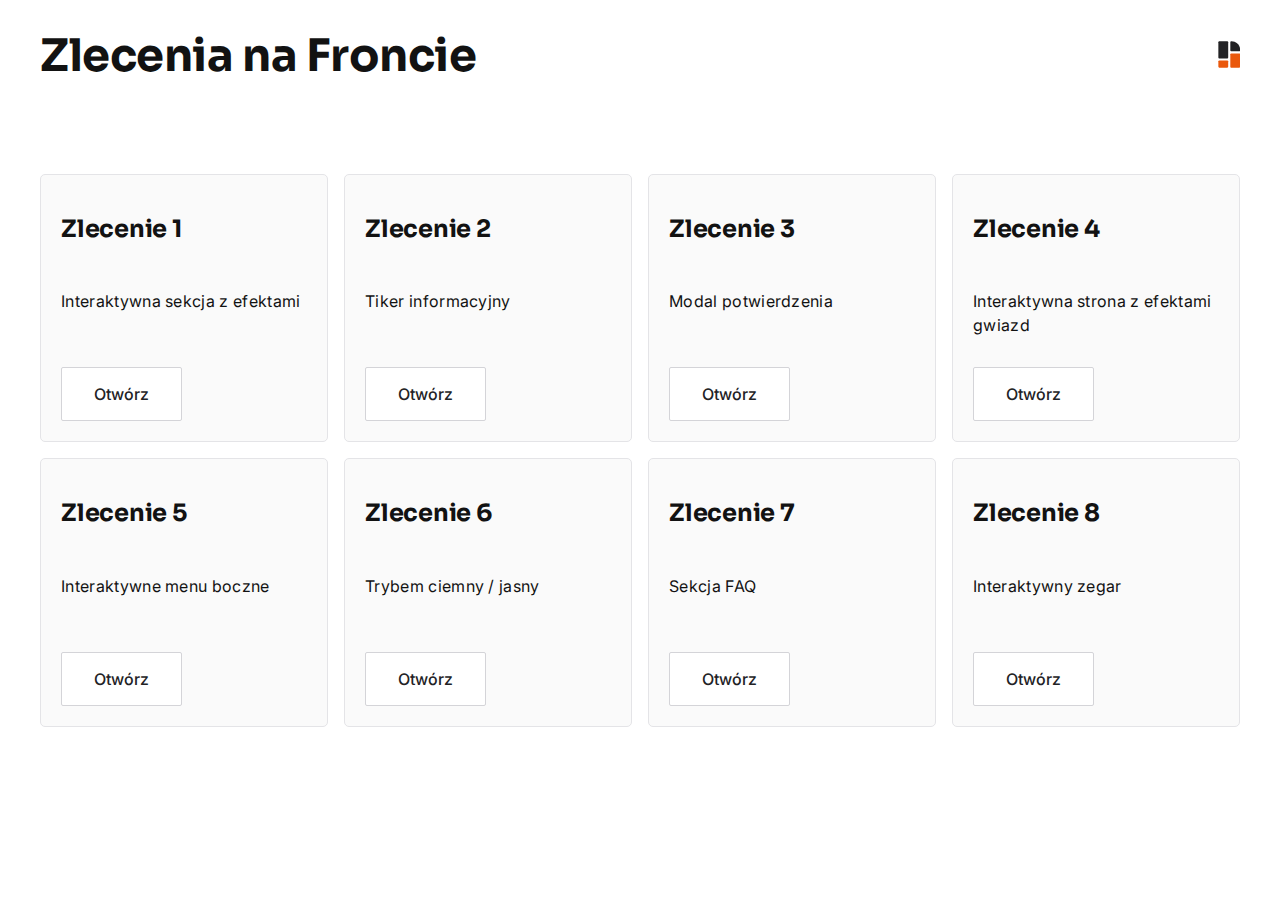
<file: index.html>
<!DOCTYPE html>
<html lang="en">
  <head>
    <meta charset="UTF-8" />
    <title>Zlecenia na Froncie</title>
    <link
      rel="stylesheet"
      href="https://fonts.googleapis.com/css?family=Inter|Sora&display=swap"
    />
    <link rel="stylesheet" href="./styles.css" />
  </head>
  <body>
    <main>
      <header>
        <h1>Zlecenia na Froncie</h1>
        <a target="_blank" href="https://nerdbord.io/board">
          <svg
            width="22.5"
            height="27"
            viewBox="0 0 45 54"
            fill="none"
            xmlns="http://www.w3.org/2000/svg"
          >
            <path
              d="M24.605 2.4347C24.605 1.48485 25.3717 0.714844 26.3176 0.714844H27.1667C36.625 0.714844 44.2925 8.41492 44.2925 17.9135V18.8897C44.2925 19.8396 43.5257 20.6096 42.5799 20.6096H26.3176C25.3717 20.6096 24.605 19.8396 24.605 18.8897V2.4347Z"
              fill="#222225"
            ></path>
            <path
              d="M24.605 26.6511C24.605 25.6643 25.3717 24.8643 26.3176 24.8643H42.5799C43.5257 24.8643 44.2925 25.6643 44.2925 26.6511V51.4984C44.2925 52.4853 43.5257 53.2853 42.5799 53.2853H26.3176C25.3717 53.2853 24.605 52.4853 24.605 51.4984V26.6511Z"
              fill="#EA580C"
            ></path>
            <path
              d="M0.70752 2.5292C0.70752 1.52716 1.47427 0.714844 2.4201 0.714844H18.6824C19.6283 0.714844 20.395 1.52716 20.395 2.5292V33.0057C20.395 34.0078 19.6283 34.8201 18.6824 34.8201H2.4201C1.47427 34.8201 0.70752 34.0078 0.70752 33.0057V2.5292Z"
              fill="#222225"
            ></path>
            <path
              d="M0.70752 40.7127C0.70752 39.808 1.47427 39.0747 2.4201 39.0747H18.6824C19.6283 39.0747 20.395 39.808 20.395 40.7127V51.6473C20.395 52.5519 19.6283 53.2852 18.6824 53.2852H2.4201C1.47427 53.2852 0.70752 52.5519 0.70752 51.6473V40.7127Z"
              fill="#EA580C"
            ></path>
          </svg>
        </a>
      </header>
      <div class="challenges-grid">
        <div class="challenge">
          <h2>Zlecenie 1</h2>
          <p>Interaktywna sekcja z efektami</p>
          <a class="button" href="./challenge-1/index.html">Otwórz</a>
        </div>
        <div class="challenge">
          <h2>Zlecenie 2</h2>
          <p>Tiker informacyjny</p>
          <a class="button" href="./challenge-2/index.html">Otwórz</a>
        </div>
        <div class="challenge">
          <h2>Zlecenie 3</h2>
          <p>Modal potwierdzenia</p>
          <a class="button" href="./challenge-3/index.html">Otwórz</a>
        </div>
        <div class="challenge">
          <h2>Zlecenie 4</h2>
          <p>Interaktywna strona z efektami gwiazd</p>
          <a class="button" href="./challenge-4/index.html">Otwórz</a>
        </div>
        <div class="challenge">
          <h2>Zlecenie 5</h2>
          <p>Interaktywne menu boczne</p>
          <a class="button" href="./challenge-5/index.html">Otwórz</a>
        </div>
        <div class="challenge">
          <h2>Zlecenie 6</h2>
          <p>Trybem ciemny / jasny</p>
          <a class="button" href="./challenge-6/index.html">Otwórz</a>
        </div>
        <div class="challenge">
          <h2>Zlecenie 7</h2>
          <p>Sekcja FAQ</p>
          <a class="button" href="./challenge-7/index.html">Otwórz</a>
        </div>
        <div class="challenge">
          <h2>Zlecenie 8</h2>
          <p>Interaktywny zegar</p>
          <a class="button" href="./challenge-8/index.html">Otwórz</a>
        </div>
      </div>
    </main>
  </body>
</html>
</file>
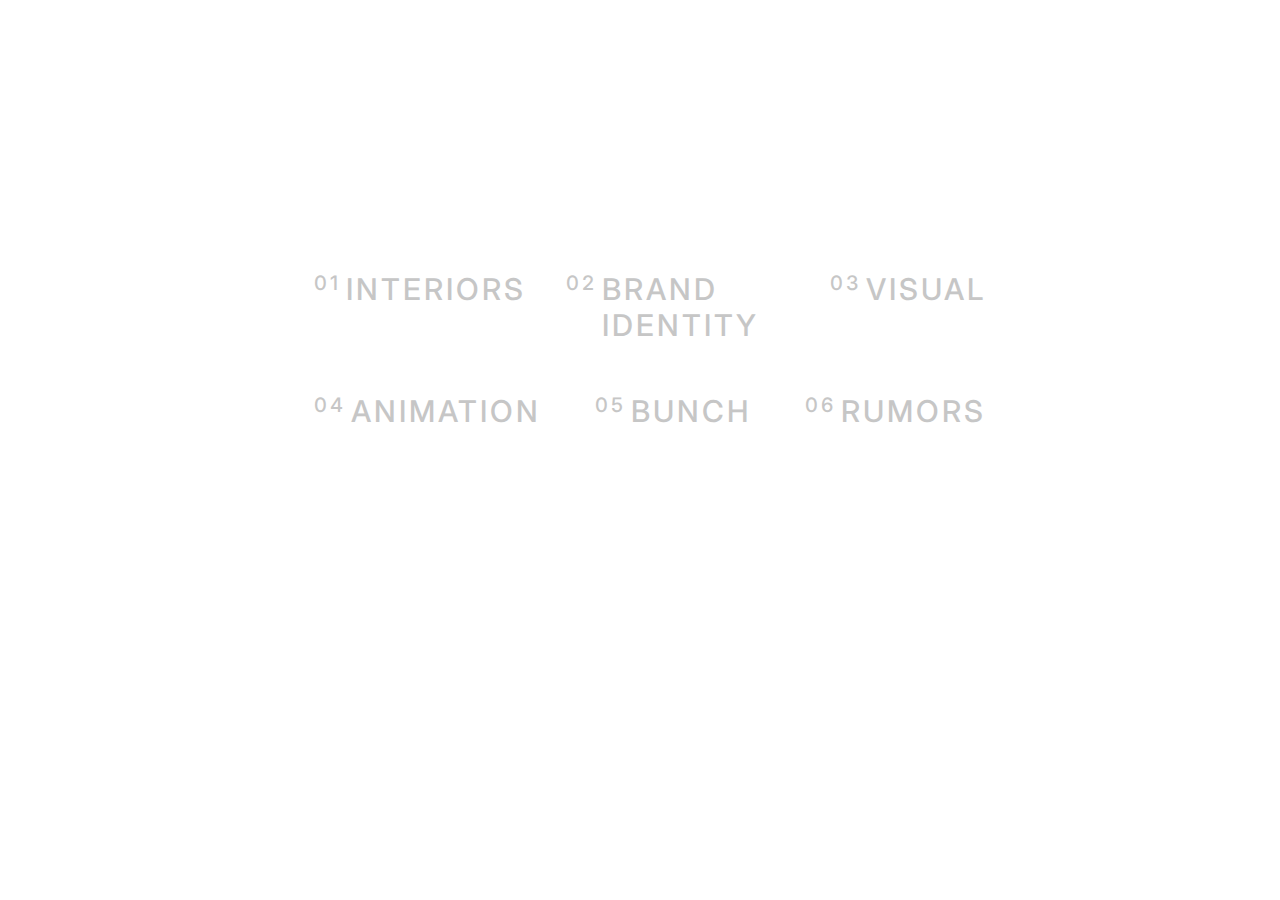
<file: challenge-1/index.html>
<!DOCTYPE html>
<html lang="en">

<head>
  <meta charset="UTF-8" />
  <title>Interaktywna sekcja z efektami</title>
  <link rel="stylesheet" href="style.css">
</head>

<body>
  <div id="root"></div>
  <script src="app.js"></script>
</body>

</html>
</file>
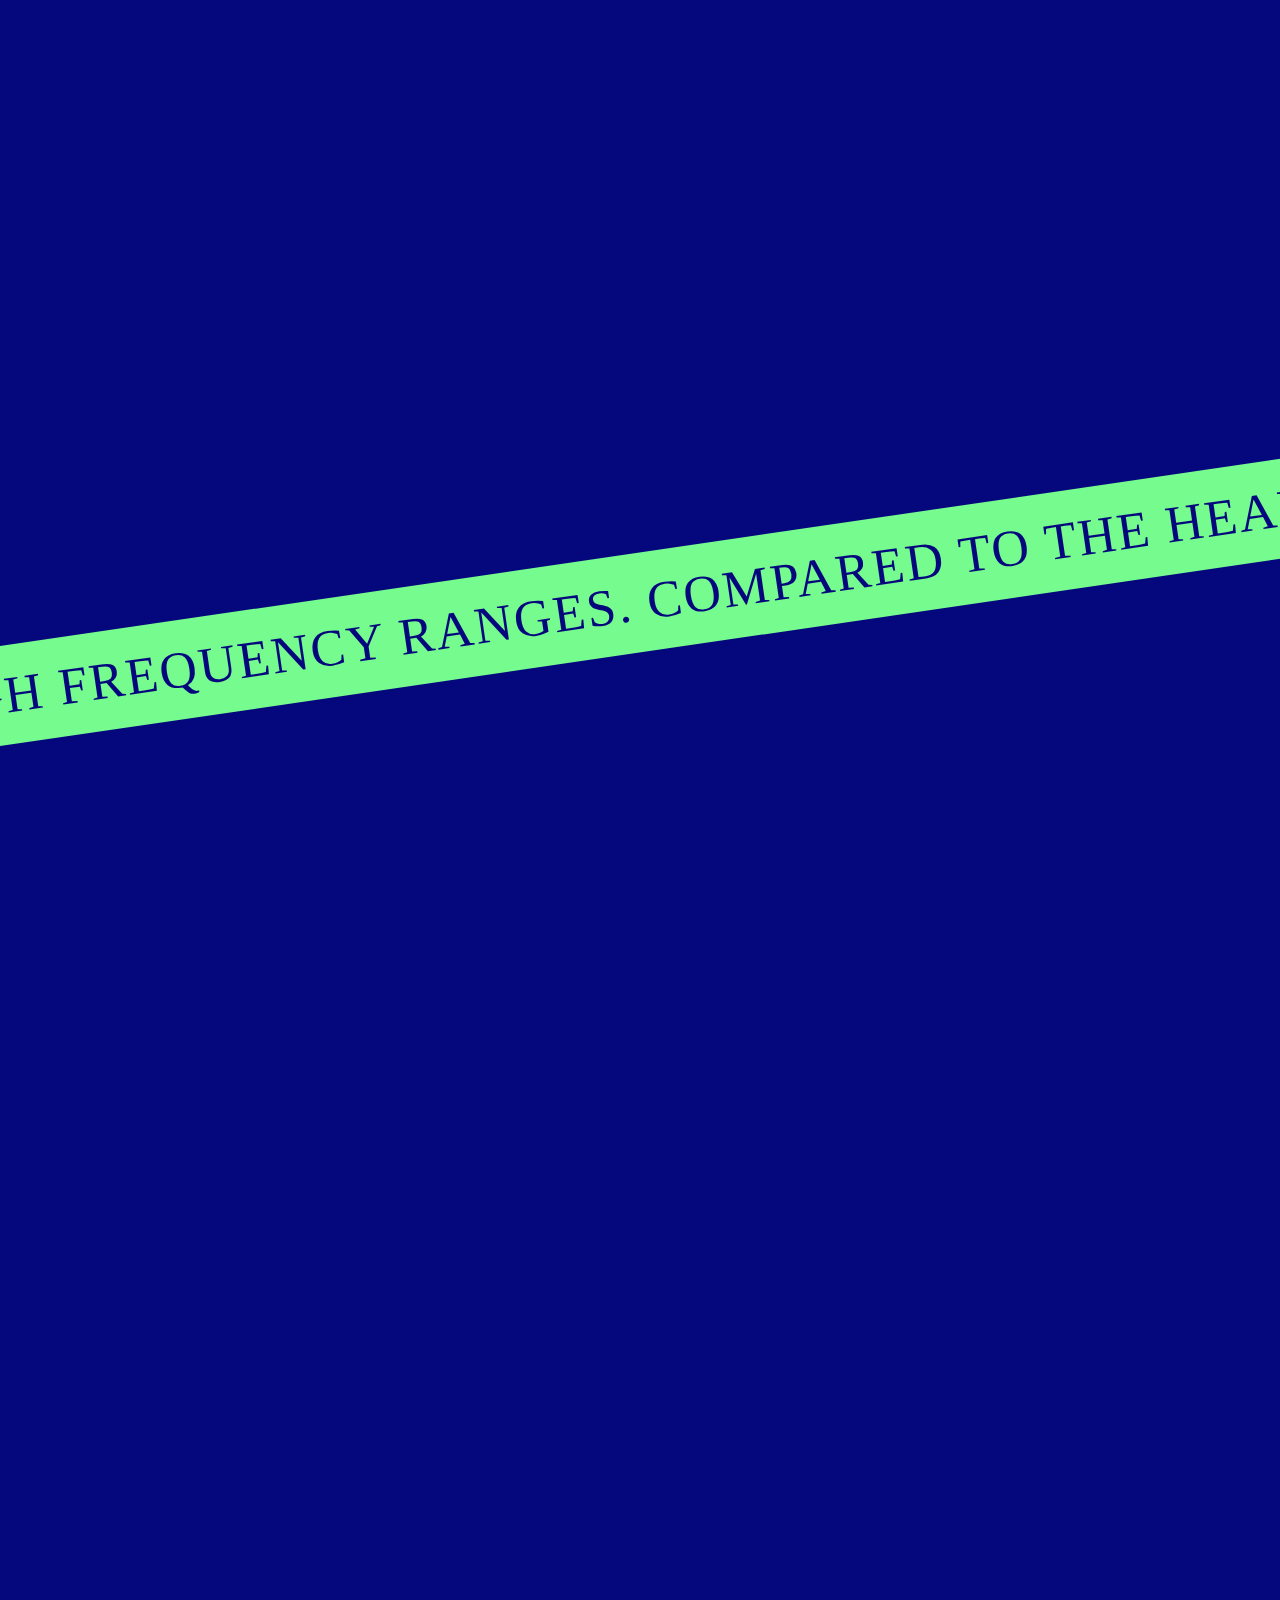
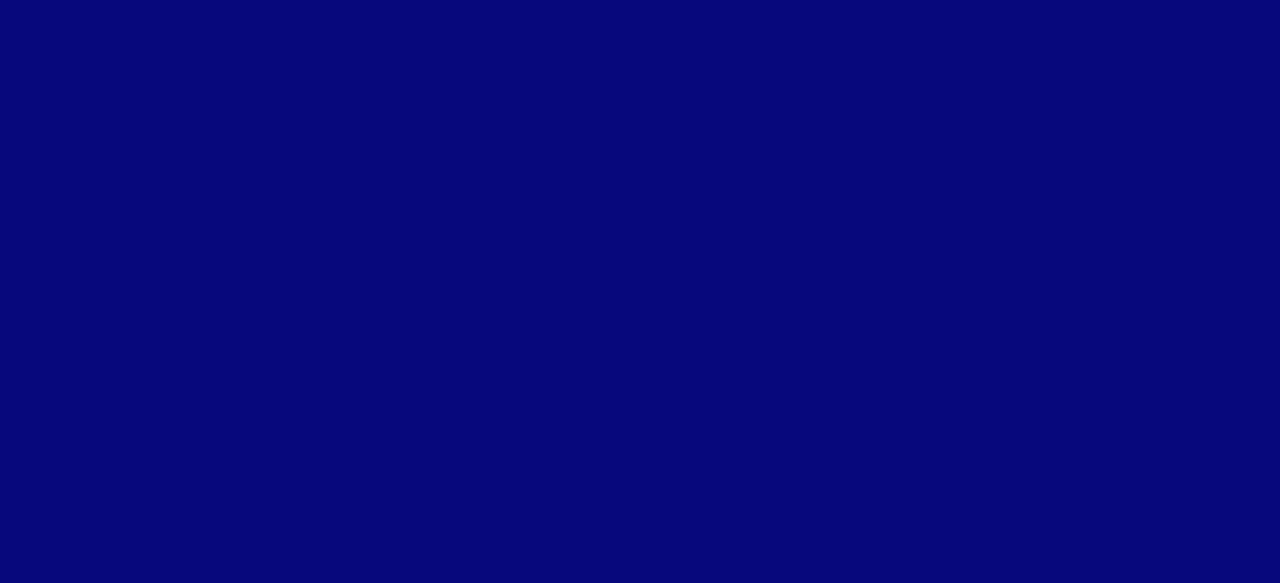
<file: challenge-2/index.html>
<!DOCTYPE html>
<html lang="en">

<head>
  <meta charset="UTF-8" />
  <title>Tiker informacyjny</title>
  <link rel="stylesheet" href="style.css">
</head>

<body>
  <div class="panel">
    <p>Compared to the hearing of humans, the hearing ability of cows is better in the deep and high frequency ranges.
      Compared to the hearing of humans, the hearing ability of cows is better in the deep and high frequency ranges.
    </p>
    <p>Compared to the hearing of humans, the hearing ability of cows is better in the deep and high frequency ranges.
      Compared to the hearing of humans, the hearing ability of cows is better in the deep and high frequency ranges.
    </p>
    <p>Compared to the hearing of humans, the hearing ability of cows is better in the deep and high frequency ranges.
      Compared to the hearing of humans, the hearing ability of cows is better in the deep and high frequency ranges.
    </p>

  </div>

</body>

</html>
</file>
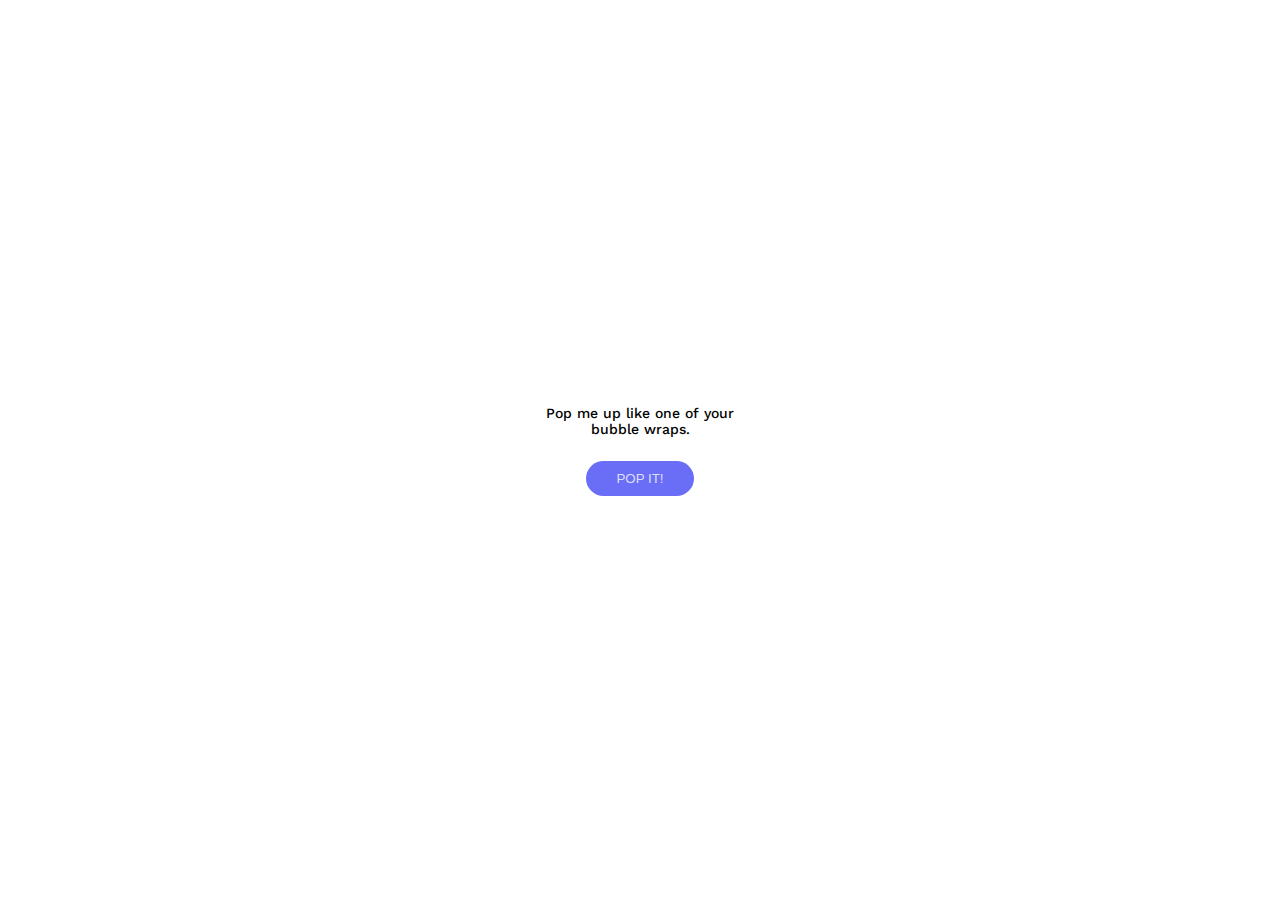
<file: challenge-3/index.html>
<!DOCTYPE html>
<html lang="en">

<head>
  <meta charset="UTF-8" />
  <title>Modal potwierdzenia</title>
  <link rel="stylesheet" href="style.css">
</head>

<body>
  <div id="root"></div>
  <script src="app.js"></script>
</body>

</html>
</file>
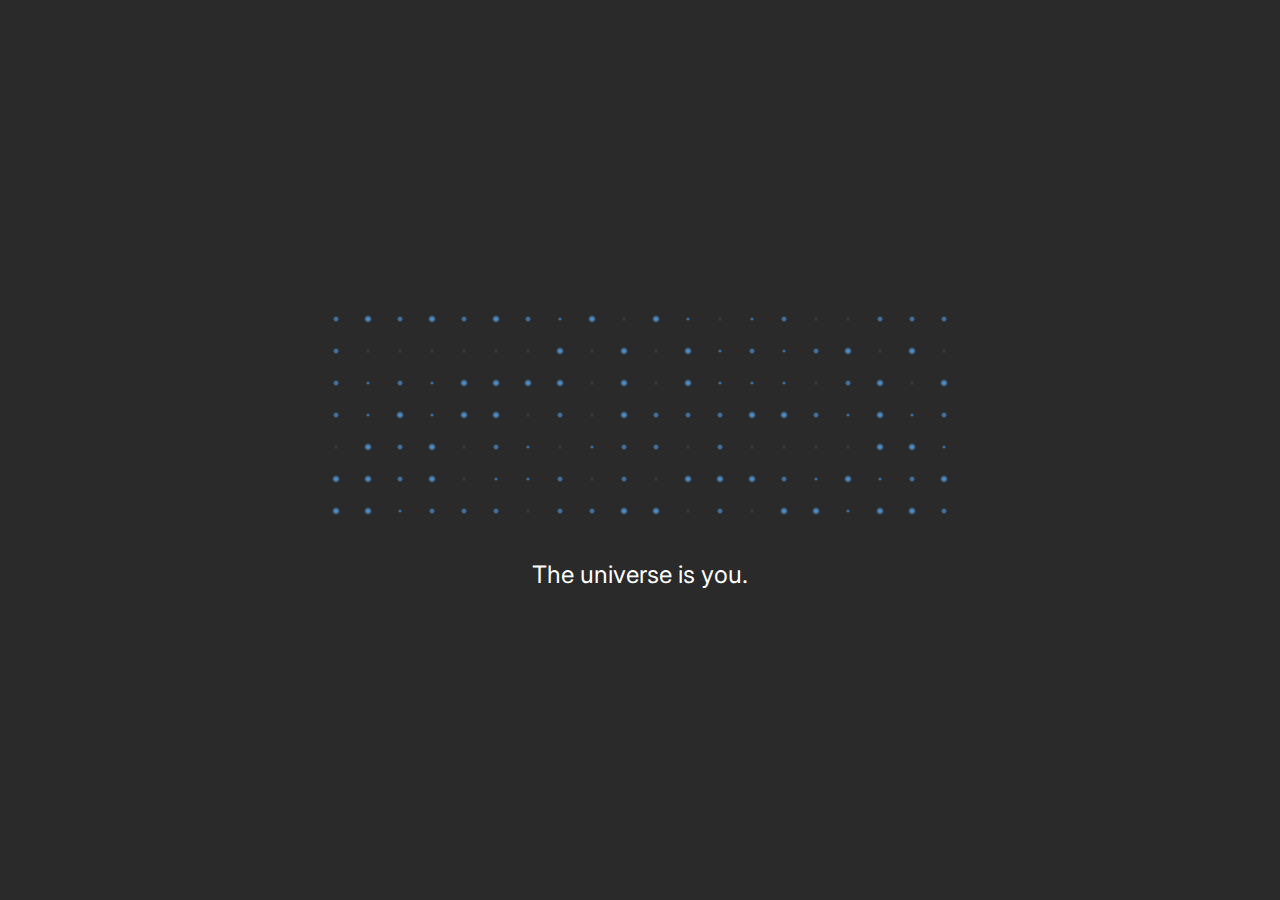
<file: challenge-4/index.html>
<!DOCTYPE html>
<html lang="en">

<head>
  <meta charset="UTF-8" />
  <title>Interaktywna strona z efektami gwiazd</title>
  <link rel="stylesheet" href="style.css">
</head>

<body>
  <div id="root"></div>
  <script type="module" src="app.js"></script>
</body>

</html>
</file>
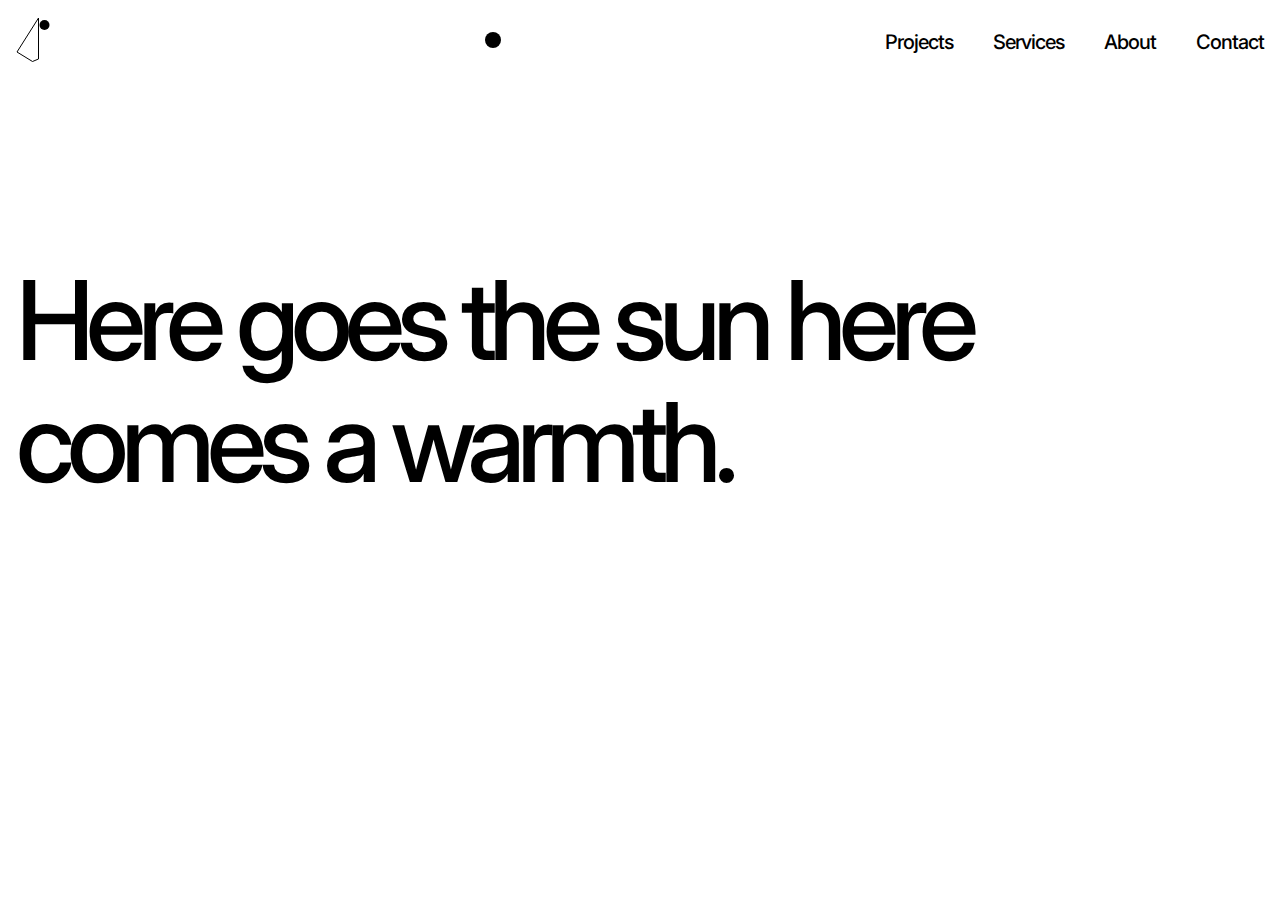
<file: challenge-6/index.html>
<!DOCTYPE html>
<html lang="en">

<head>
  <meta charset="UTF-8" />
  <title>Sekcja hero z trybem ciemnym / jasnym</title>
  <link rel="stylesheet" href="style.css">
</head>

<body>


  <div id="root"></div>
  <script src="app.js"></script>
</body>

</html>
</file>
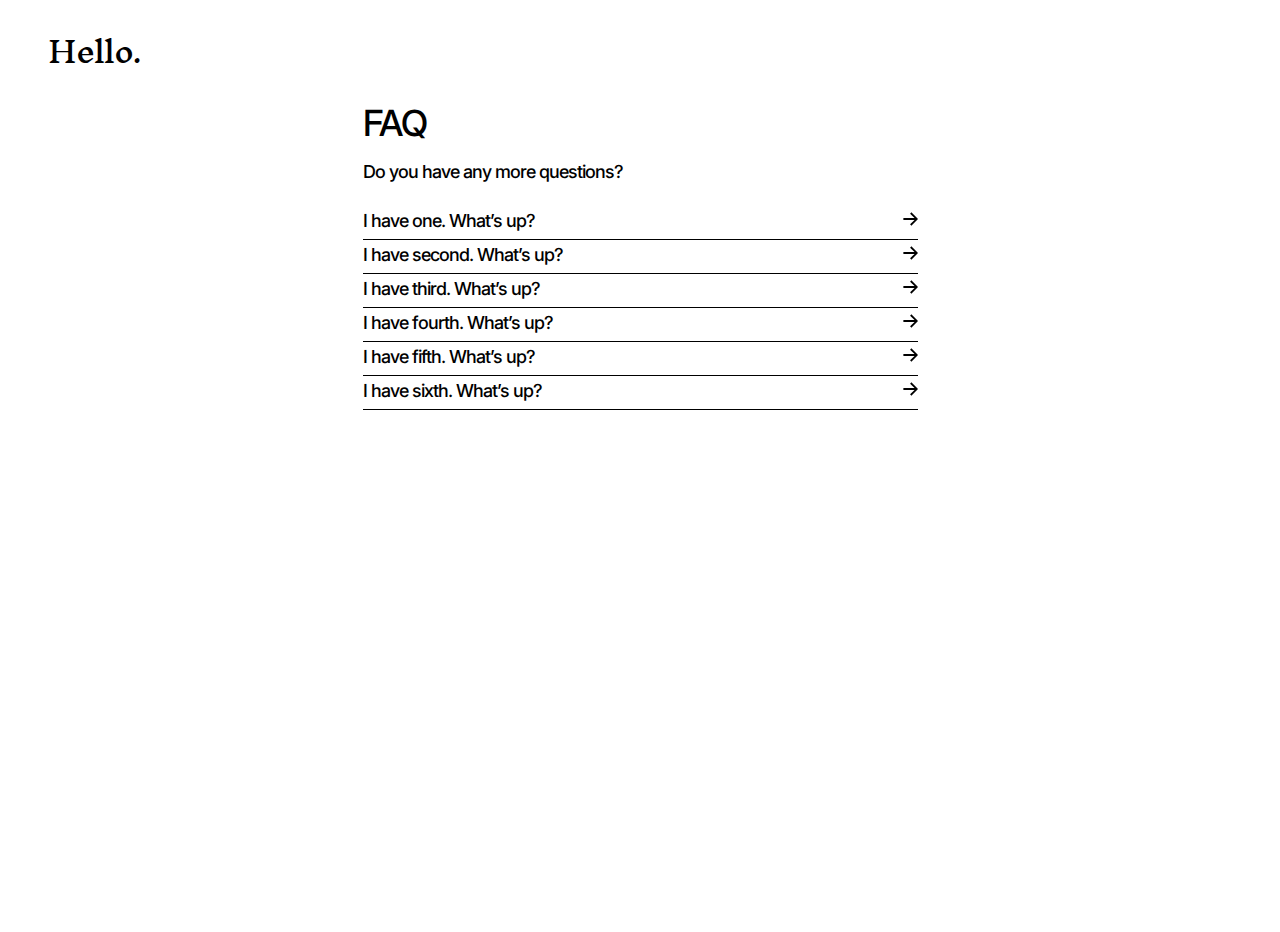
<file: challenge-7/index.html>
<!DOCTYPE html>
<html lang="en">

<head>
  <meta charset="UTF-8" />
  <title>Sekcja FAQ</title>
  <link rel="stylesheet" href="style.css">
</head>

<body>
  <div id="root"></div>
  <script type="module" src="app.js"></script>
  <script type="module" src="faqData.js"></script>
</body>

</html>
</file>
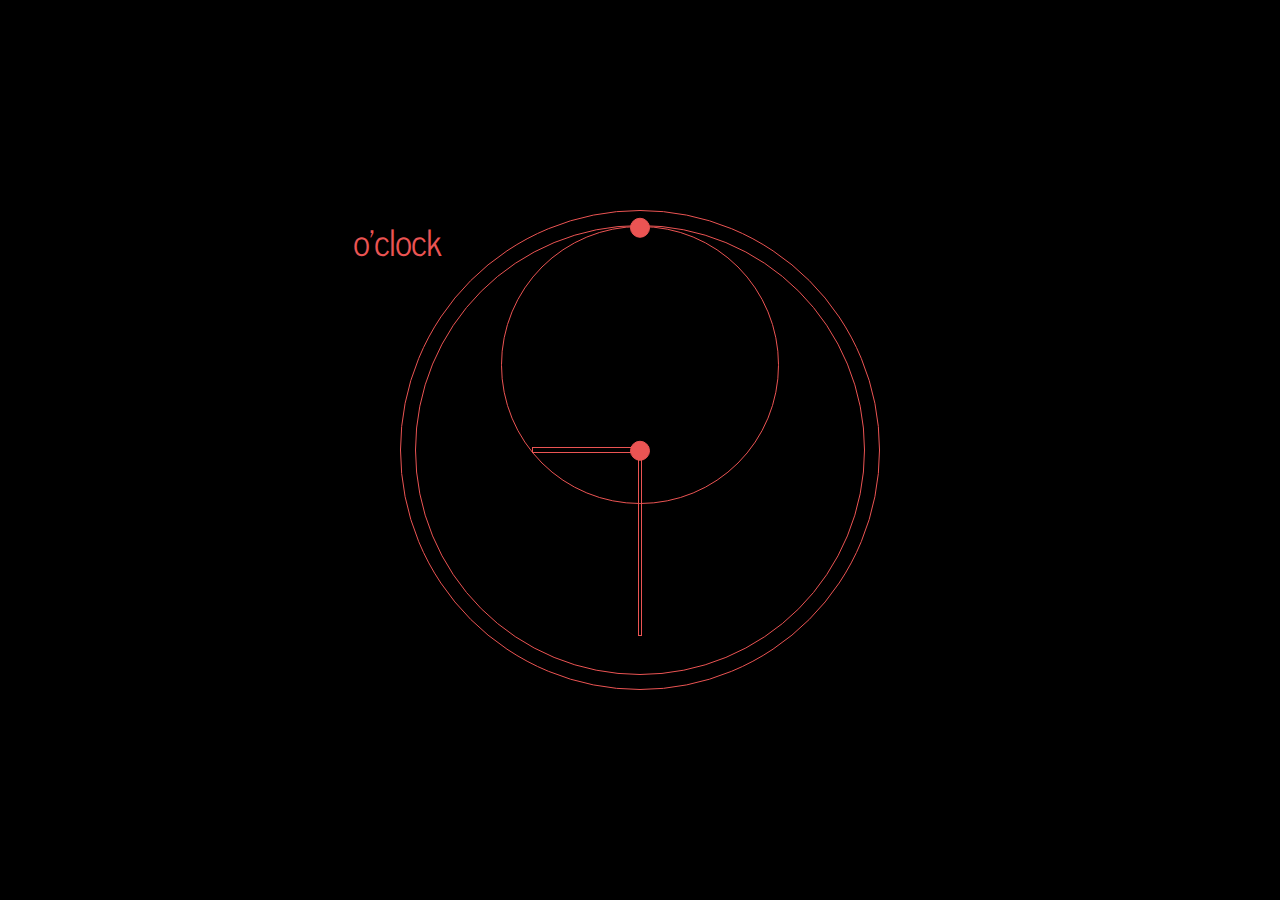
<file: challenge-8/index.html>
<!DOCTYPE html>
<html lang="en">

<head>
  <meta charset="UTF-8" />
  <title>Interaktywny zegar</title>
  <link rel="stylesheet" href="style.css">
</head>

<body>
  <div id="root"></div>
  <script src="app.js"></script>
</body>

</html>
</file>
<file: styles.css>
/* Color Variables */
:root {
  --text-color: #121212;
  --gray-200: #e4e4e7;
  --gray-50: #fafafa;
  --gray-special: #222225;
  --gray-300: #d4d4d8;
  --gray-00-white: #fff;
}

/* Global */
html {
  font-family: "Inter", sans-serif;
}

/* Layout */
body {
  max-width: 1200px;
  margin: 0 auto;
}

/* Headings */
h1,
h2 {
  color: var(--text-color);
  font-family: "Sora", serif;
  font-weight: 700;
  line-height: 1.2;
}

h1 {
  font-size: 2.8rem;
  letter-spacing: -0.01em;
}

h2 {
  font-size: 1.5rem;
  letter-spacing: -0.01em;
}

/* Header */
header {
  display: flex;
  align-items: center;
  justify-content: space-between;
}

/* Paragraphs */
p {
  color: var(--text-color);
  font-size: 1rem;
  font-weight: 400;
  line-height: 1.5;
  letter-spacing: 0.02em;
  min-height: 52px;
}

/* Challenges */
.challenge {
  display: inline-flex;
  flex-direction: column;
  padding: 20px;
  gap: 10px;
  align-items: flex-start;
  border-radius: 5px;
  border: 1px solid var(--gray-200);
  background: var(--gray-50);
}

/* Grid */
.challenges-grid {
  display: grid;
  grid-template-columns: repeat(4, 1fr);
  gap: 1rem;
  margin-top: 5%;
}

/* Buttons */
.button {
  display: inline-flex;
  justify-content: center;
  align-items: center;
  padding: 1rem 2rem;
  gap: 0.5rem;
  flex-shrink: 0;
  color: var(--gray-special);
  font-size: 16px;
  font-style: normal;
  font-weight: 500;
  line-height: 1.25;
  text-decoration: none;
  border-radius: 2px;
  border: 1px solid var(--gray-300);
  background: var(--gray-00-white);
  text-align: center;
}
</file>
<file: challenge-1/style.css>
@import url("https://fonts.googleapis.com/css2?family=Abhaya+Libre:wght@400;500;600;700;800&family=Inter:wght@100;300;400;500;600;700;800;900&display=swap");

* {
	margin: 0;
	padding: 0;
	box-sizing: border-box;
}

:root {
	--abhayaFamily: "Abhaya Libre", serif;
	--interFamily: "Inter", sans-serif;
	--grayDefault: #c6c6c6;
	--darkColor: #1d1d1d;
}

body {
	font-family: Inter;
	font-size: 20px;
	font-style: normal;
	font-weight: 500;
	line-height: normal;
	letter-spacing: 3px;
	text-transform: uppercase;
	width: 100%;
	height: 100vh;
}
#root {
	display: inline-flex;
	height: 700px;
	padding: 0px 347px 0px 314px;
	align-items: center;
}
.navigation {
	display: flex;
	flex-direction: column;
	align-items: center;
	gap: 50px;
}
.list-top {
	display: flex;
	align-items: flex-start;
	gap: 40px;
}
.list-bottom {
	display: flex;
	align-items: flex-start;
	gap: 54px;
}
.list-top,
.list-bottom {
	list-style-type: none;
}
.list-item {
	position: relative;
	color: var(--grayDefault);
	transition: all 0.2s ease-in-out;
	display: flex;
	align-items: flex-start;
	gap: 5px;
	font-size: 30px;
}
.list-item:hover {
	color: var(--darkColor);
	cursor: pointer;
}
span {
	order: -1;
	font-size: 20px;
}
.image-container {
	width: 325px;
	height: 426px;
	flex-shrink: 0;
	position: absolute;
	z-index: 10;
	animation: opacity 0.5s ease-in-out;
}

@keyframes opacity {
	0% {
		opacity: 0;
	}
	100% {
		opacity: 1;
	}
}
</file>
<file: challenge-2/style.css>
* {
	padding: 0;
	box-sizing: border-box;
	margin: 0;
}
body {
	display: flex;
	padding: 37px 0px 157.799px 0px;
	justify-content: center;
	align-items: flex-end;
	background: #05077d;
	width: 100%;
	overflow: hidden;
	height: 90vh;
}
.panel {
	background: #75fb8e;
	white-space: nowrap;
	display: flex;
	transform: rotate(-8.323deg);
	padding: 20px 0px;
}
.panel p {
	color: #05077d;
	text-align: center;
	font-family: Impact;
	font-size: 52px;
	font-style: normal;
	font-weight: 400;
	line-height: normal;
	letter-spacing: 2.08px;
	text-transform: uppercase;
	animation: slide 20s linear infinite;
}
.panel p:hover {
	animation-play-state: paused;
}
@keyframes slide {
	0% {
		transform: translateX(0%);
	}
	100% {
		transform: translateX(-100%);
	}
}
</file>
<file: challenge-3/style.css>
@import url("https://fonts.googleapis.com/css2?family=Work+Sans:wght@100;200;300;400;500;600;700;800;900&display=swap");
* {
	margin: 0;
	padding: 0;
	box-sizing: border-box;
}
:root {
	--fontFamily: "Work Sans", sans-serif;
	--lightPurple: #dcdefd;
	--Purple: #6a6ef7;
}
body {
	position: relative;
	display: flex;
	justify-content: center;
	align-items: center;
	width: 100%;
	height: 100vh;
}

/* --- */
.open-container,
.close-container {
	flex-direction: column;
	gap: 20px;
	display: flex;
	justify-content: center;
	align-items: center;
	width: 340px;
	height: 187px;
	flex-shrink: 0;
	border-radius: 10px;
	background: #fff;
	z-index: 10;
}
.text {
	text-align: center;
	color: #000;
	text-align: center;
	font-family: Work Sans;
	font-size: 14px;
	font-style: normal;
	font-weight: 500;
	line-height: normal;
	width: 213px;
	height: 36px;
	flex-shrink: 0;
}
.btn,
.close-btn {
	display: inline-flex;
	padding: 10px 30px;
	align-items: flex-start;
	gap: 10px;
	border-radius: 40px;
	background: var(--Purple);
	color: var(--lightPurple);
	border: none;
	cursor: pointer;
	transition: all 0.3s ease-out;
}
.btn:hover,
.close-btn:hover {
	background-color: var(--lightPurple);
	color: var(--Purple);
}
/* --- */
.close-btn {
	animation: closeBtn 0.3s ease-in-out forwards;
}
.btn {
	animation: openBtn 0.3s ease-in-out forwards;
}
.close-container {
	display: none;
	animation: openPopup 0.5s ease-in-out forwards;
	z-index: 10;
}
.close-container-back {
	animation: closePopup 0.38s ease-in-out forwards;
}
.close {
	display: none;
}
.active {
	display: flex;
}
#root.bg::after {
	position: absolute;
	content: "";
	top: 0;
	left: 0;
	z-index: -20;
	width: 100vw;
	height: 100vh;
	background: rgba(0, 0, 0, 0.5);
}
@keyframes closeBtn {
	0% {
		padding: 10px 30px;
	}
	50% {
		padding: 10px 50px;
	}
	100% {
		padding: 10px 40px;
	}
}
@keyframes openBtn {
	0% {
		padding: 10px 40px;
	}
	100% {
		padding: 10px 30px;
	}
}
@keyframes openPopup {
	0% {
		transform: scale(0);
	}
	40% {
		transform: scale(1);
	}
	80% {
		transform: scale(0.9);
	}
	100% {
		transform: scale(1);
	}
}
@keyframes closePopup {
	0% {
		transform: scale(1);
		opacity: 1;
	}
	50% {
		opacity: 0.5;
	}
	100% {
		opacity: 0;
		transform: scale(0);
	}
}
</file>
<file: challenge-4/style.css>
@import url("https://fonts.googleapis.com/css2?family=Inter:wght@200;400;500;600;700;800;900&display=swap");
:root {
	--fontFamily: "Inter", sans-serif;
	--white: #fff;
	--dark: #2a2a2a;
}
* {
	margin: 0;
	box-sizing: border-box;
	padding: 0;
}
#root {
	width: 100%;
	height: 100vh;
	background-color: var(--dark);
	display: flex;
	justify-content: center;
	align-items: center;
	flex-direction: column;
	flex-shrink: 0;
	gap: 50px;
}
.heading {
	color: #fff;
	text-align: center;
	font-family: Inter;
	font-size: 24px;
	font-style: normal;
	font-weight: 400;
	line-height: 32px; /* 133.333% */
}
.container {
	display: inline-flex;
	align-items: flex-start;
	gap: 24px;
}
.column {
	display: flex;
	flex-direction: column;
	align-items: flex-start;
	gap: 24px;
}
.dot {
	width: 8px;
	height: 8px;
}
</file>
<file: challenge-6/style.css>
@import url("https://fonts.googleapis.com/css2?family=Inter:wght@100;200;300;400;500;600;700;800;900&family=Work+Sans:wght@100;200;300;400;500;600;700;800;900&display=swap");
* {
	box-sizing: border-box;
	margin: 0;
	padding: 0;
}
:root {
	--fontInter: "Inter", sans-serif;
	--fontWorkSans: "Work Sans", sans-serif;
	--colorBlack: #000;
	--colorWhite: #fff;
}
#root {
	height: 100vh;
	width: 100%;
	transition: all 0.6s ease-in-out;
}
.header {
	align-items: center;
	display: flex;
	justify-content: space-between;
	padding: 1rem;
}
.logo {
	align-items: flex-start;
	display: flex;
}
.change-theme {
	background-color: transparent;
	border: none;
	cursor: pointer;
	margin-right: -50px;
}
.navigation .list {
	display: inline-flex;
	justify-content: flex-end;
	align-items: flex-start;
	gap: 40px;
}
.item {
	list-style: none;
}
.anchor {
	color: #000;
	font-family: Inter;
	font-size: 20px;
	font-style: normal;
	font-weight: 500;
	line-height: normal;
	letter-spacing: -1px;
	text-decoration: none;
}
.heading {
	color: #000;
	font-family: Inter;
	font-size: 110px;
	font-style: normal;
	font-weight: 500;
	letter-spacing: -8px;
	line-height: 122px; /* 110.909% */
	margin-top: 10rem;
	padding: 1rem;
	transition: all 0.6s ease-in-out;
}
#root.active {
	background-color: var(--colorBlack);
	color: var(--colorWhite);
}
.heading.active,
.anchor.active {
	color: var(--colorWhite);
}
.ellipse-big.active svg circle {
	fill: var(--colorWhite);
}
.ellipse-small.active svg circle {
	fill: var(--colorWhite);
}
.vector-img.active svg path {
	stroke: var(--colorWhite);
}
</file>
<file: challenge-7/style.css>
@import url("https://fonts.googleapis.com/css2?family=Inknut+Antiqua&family=Inter:wght@100;200;300;400;500;600;700;800;900&display=swap");
* {
	box-sizing: border-box;
	margin: 0;
	padding: 0;
}
:root {
	--fontInkut: "Inknut Antiqua", serif;
	--fontInter: "Inter", sans-serif;
	--colorBlack: #000;
	--colorWhite: #fff;
}
#root {
	height: 100vh;
	width: 100%;
}
.greeting {
	font-family: var(--fontInkut);
	color: var(--colorBlack);
	font-size: 30px;
	font-style: normal;
	font-weight: 400;
	line-height: 37px; /* 123.333% */
	letter-spacing: -1px;
	display: block;
	margin: 2rem 3rem;
}
.faq-container {
	font-family: var(--fontInter);
	margin: 1rem auto;
	width: 555px;
}
.heading {
	color: #000;
	font-family: Inter;
	font-size: 36px;
	font-style: normal;
	font-weight: 500;
	line-height: normal;
	letter-spacing: -1px;
	margin-bottom: 1rem;
}
.paragraph,
h3 {
	color: var(--colorBlack);
	font-family: Inter;
	font-size: 18px;
	font-style: normal;
	font-weight: 500;
	line-height: normal;
	letter-spacing: -1px;
}
.all-faq {
	margin-top: 1.75rem;
}
.faq {
	margin-bottom: 0.25rem;
}
.faq-question {
	align-items: center;
	border-bottom: 1px solid var(--colorBlack);
	cursor: pointer;
	display: flex;
	justify-content: space-between;
	padding-bottom: 0.5rem;
	width: 555px;
}
.arrow {
	background-color: transparent;
	border: none;
	transition: transform 0.5s ease-in-out;
}
.faq-answer {
	max-height: 0;
	overflow: hidden;
	transition: max-height 0.5s ease-in-out;
	background-color: transparent;
}
.answer {
	width: 460px;
	color: #000;
	font-family: Inter;
	font-size: 14px;
	font-style: normal;
	font-weight: 400;
	line-height: 22px; /* 157.143% */
	letter-spacing: -1px;
	padding: 1rem 0 2rem;
}
.faq.active .faq-answer {
	max-height: 460px;
	animation: fade 0.5s ease-in-out forwards;
}
.faq.active .arrow {
	transform: rotate(90deg);
}

@keyframes fade {
	0% {
		opacity: 0;
	}
	100% {
		opacity: 1;
	}
}
</file>
<file: challenge-8/style.css>
@import url("https://fonts.googleapis.com/css2?family=News+Cycle:wght@400;700&display=swap");
* {
	box-sizing: border-box;
	margin: 0;
	padding: 0;
}
:root {
	--colorBlack: #000;
	--colorRed: #eb5453;
	--fontFamily: "News Cycle", sans-serif;
}

body,
#root,
.clock-container,
.clock {
	align-items: center;
	display: flex;
	justify-content: center;
}

body,
#root {
	background-color: var(--colorBlack);
	height: 100vh;
	width: 100%;
}
.clock-container {
	width: 480px;
	height: 480px;
	flex-shrink: 0;
	border-radius: 480px;
	border: 1px solid var(--colorRed);
	position: relative;
}
.heading {
	position: absolute;
	color: var(--Red, #eb5453);
	font-family: News Cycle;
	font-size: 36px;
	font-style: normal;
	font-weight: 400;
	line-height: normal;
	letter-spacing: -1px;
	top: 0;
	left: -10%;
}
.clock {
	border: 1px solid var(--Red, #eb5453);
	border-radius: 450px;
	height: 450px;
	flex-shrink: 0;
	position: relative;
	width: 450px;
}
.center {
	flex-shrink: 0;
	height: 20px;
	fill: var(--colorRed);
	position: relative;
	stroke-width: 1px;
	stroke: var(--colorRed);
	width: 20px;
}
.svg-element {
	position: absolute;
	top: 0;
	left: 0;
	right: 0;
	bottom: 0;
	isolation: isolate;
}
.minutes,
.hours {
	position: absolute;
	border: 1px solid var(--colorRed);
	flex-shrink: 0;
	background: var(--colorBlack);
	z-index: -10;
}
.minutes {
	width: 4px;
	height: 186px;
	top: 50%;
	left: 50%;
	transform-origin: top;
	transform: translateX(-50%) rotate(0deg);
	transition: all 1s linear;
}
.hours {
	width: 6px;
	height: 108px;
	transform: translateX(-50%) rotate(90deg);
	transform-origin: top;
	top: 50%;
	left: 50%;
}
.seconds {
	/* width: 225px;
	height: 225px; */
	width: 277.539px;
	height: 277.539px;
	border: 1px solid var(--colorRed);
	border-radius: 50%;
	position: absolute;
	top: 0;
	transition: 1s linear;
	/* transform: rotate(-29.383deg);
	transform: rotate(-84.428deg);
	transform: rotate(-117.587deg);
	transform: rotate(-160.766deg);
	transform: rotate(124.343deg);
	transform: rotate(57.89deg);
	transform: rotate(3.243deg);
	transform: rotate(-16.36deg); */
	animation: circleRotate 60s linear infinite;
}

.dot {
	position: absolute;
	top: 0;
	left: 50%;
	transform: translate(-50%, -40%);
}
@keyframes circleRotate {
	0% {
		transform: translate(0, 0) rotate(0);
	}
	12.5% {
		transform: translate(65px, 10%) rotate(-45deg);
	}
	25% {
		transform: translate(85px, 35%) rotate(-90deg);
	}

	37.5% {
		transform: translate(65px, 50%) rotate(-135deg);
	}

	50% {
		transform: translate(0, 62%) rotate(-180deg);
	}

	62.5% {
		transform: translate(-65px, 50%) rotate(-225deg);
	}

	75% {
		transform: translate(-85px, 35%) rotate(-270deg);
	}

	87.5% {
		transform: translate(-65px, 10%) rotate(-315deg);
	}

	100% {
		transform: translate(0, 0) rotate(-360deg);
	}
}
</file>
